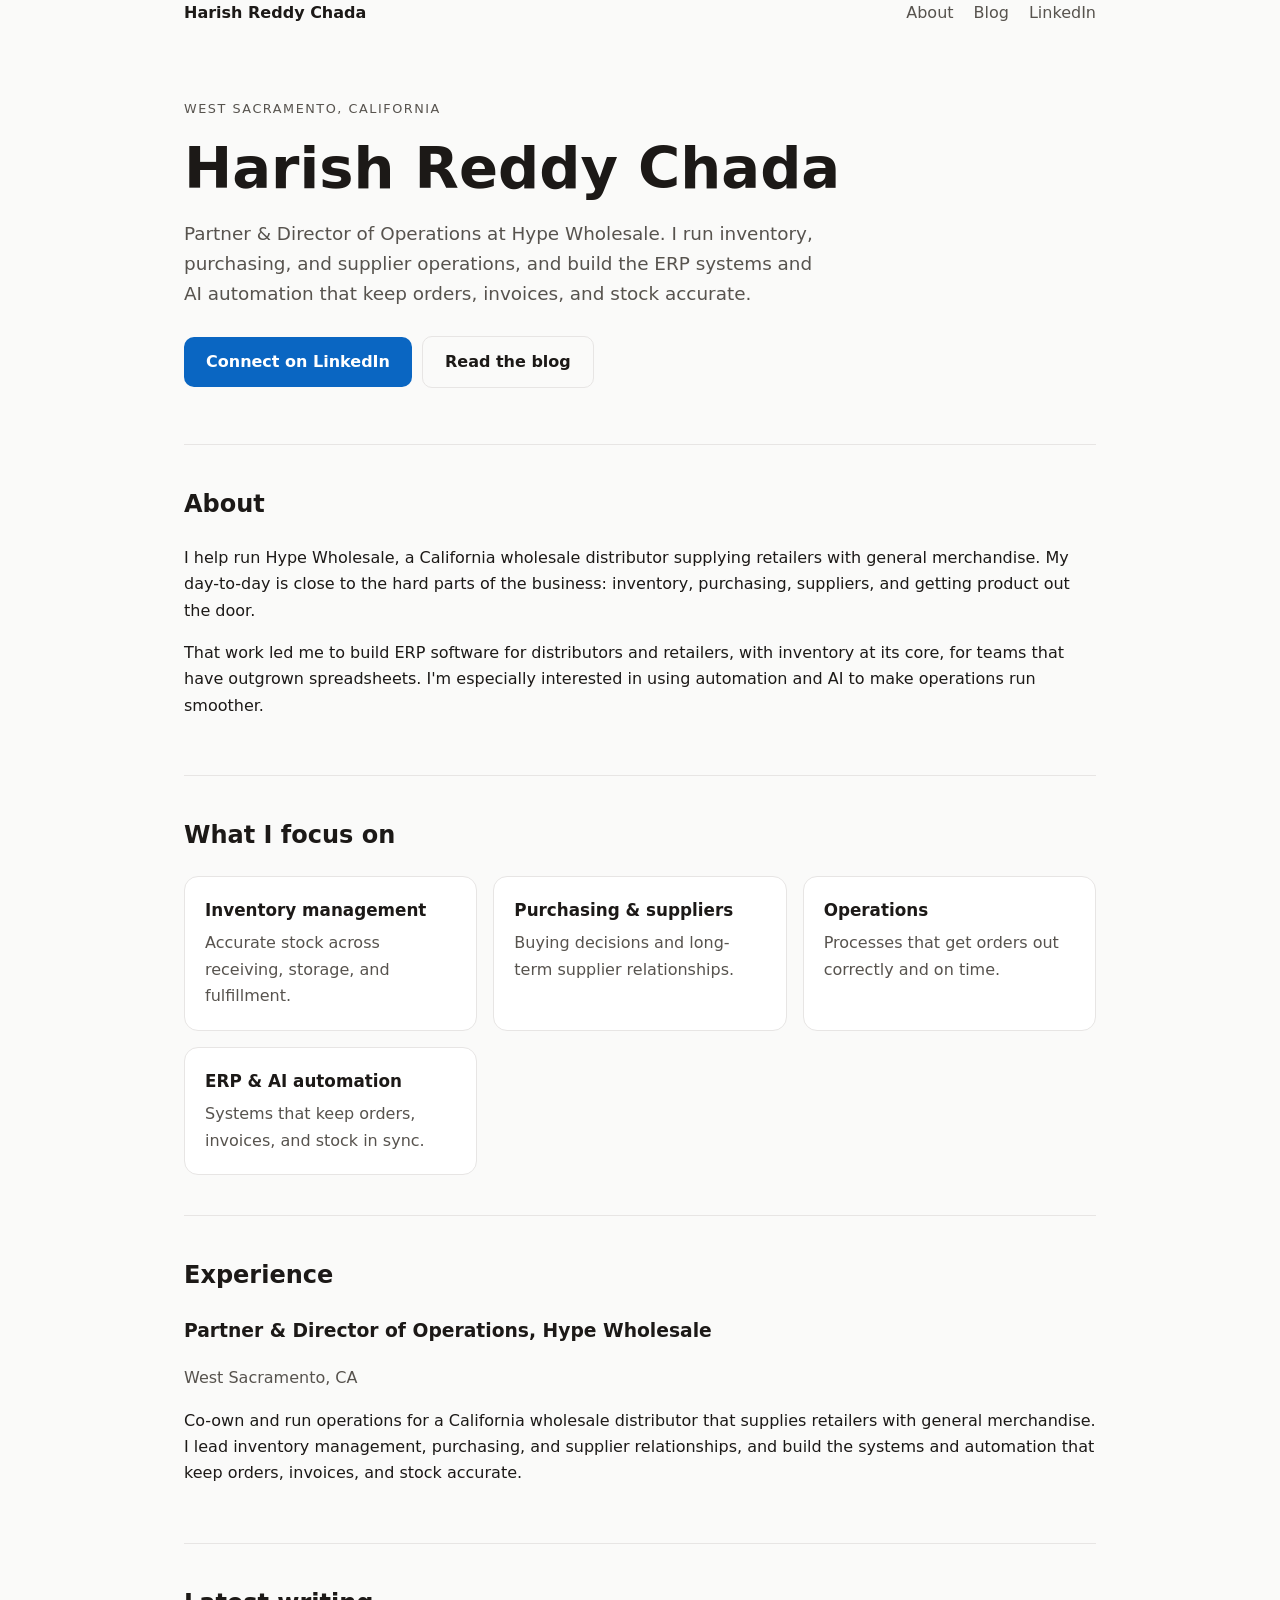
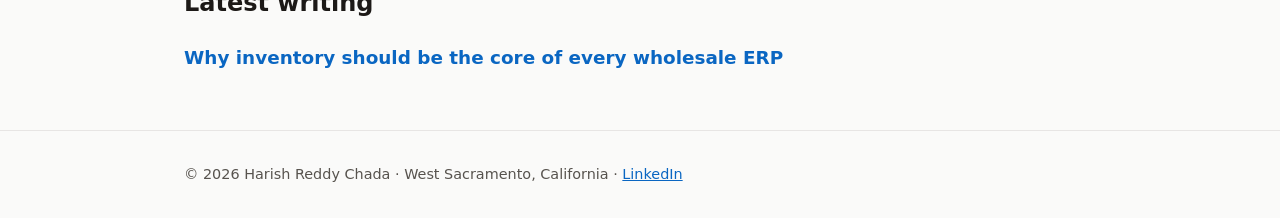
<file: index.html>
<!doctype html><html lang="en"><head><meta charset="utf-8"><meta name="viewport" content="width=device-width,initial-scale=1"><title>Harish Reddy Chada | Operations & ERP Systems</title><meta name="description" content="Partner & Director of Operations at Hype Wholesale. Inventory, purchasing, and ERP systems."><link rel="stylesheet" href="css/style.css"></head><body>
<nav class="wrap"><a class="logo" href="index.html">Harish Reddy Chada</a><div class="links"><a href="index.html#about">About</a><a href="blog/index.html">Blog</a><a href="https://www.linkedin.com/in/harish-reddy-chada-5948111a1/" target="_blank" rel="noopener">LinkedIn</a></div></nav>
<main class="wrap">
<header class="hero"><div class="eyebrow">West Sacramento, California</div><h1>Harish Reddy Chada</h1>
<p>Partner &amp; Director of Operations at Hype Wholesale. I run inventory, purchasing, and supplier operations, and build the ERP systems and AI automation that keep orders, invoices, and stock accurate.</p>
<a class="btn primary" href="https://www.linkedin.com/in/harish-reddy-chada-5948111a1/" target="_blank" rel="noopener">Connect on LinkedIn</a><a class="btn ghost" href="blog/index.html">Read the blog</a></header>
<section id="about"><h2>About</h2><p>I help run Hype Wholesale, a California wholesale distributor supplying retailers with general merchandise. My day-to-day is close to the hard parts of the business: inventory, purchasing, suppliers, and getting product out the door.</p><p>That work led me to build ERP software for distributors and retailers, with inventory at its core, for teams that have outgrown spreadsheets. I'm especially interested in using automation and AI to make operations run smoother.</p></section>
<section><h2>What I focus on</h2><div class="grid">
<div class="card"><h3>Inventory management</h3><p>Accurate stock across receiving, storage, and fulfillment.</p></div>
<div class="card"><h3>Purchasing &amp; suppliers</h3><p>Buying decisions and long-term supplier relationships.</p></div>
<div class="card"><h3>Operations</h3><p>Processes that get orders out correctly and on time.</p></div>
<div class="card"><h3>ERP &amp; AI automation</h3><p>Systems that keep orders, invoices, and stock in sync.</p></div></div></section>
<section class="role"><h2>Experience</h2><h3>Partner &amp; Director of Operations, Hype Wholesale</h3><div class="meta">West Sacramento, CA</div><p>Co-own and run operations for a California wholesale distributor that supplies retailers with general merchandise. I lead inventory management, purchasing, and supplier relationships, and build the systems and automation that keep orders, invoices, and stock accurate.</p></section>
<section><h2>Latest writing</h2><p class="post-list"><a href="blog/posts/inventory-core-of-wholesale-erp.html">Why inventory should be the core of every wholesale ERP</a></p></section>
</main>
<footer><div class="wrap">© 2026 Harish Reddy Chada · West Sacramento, California · <a href="https://www.linkedin.com/in/harish-reddy-chada-5948111a1/" target="_blank" rel="noopener">LinkedIn</a></div></footer>
</body></html>
</file>
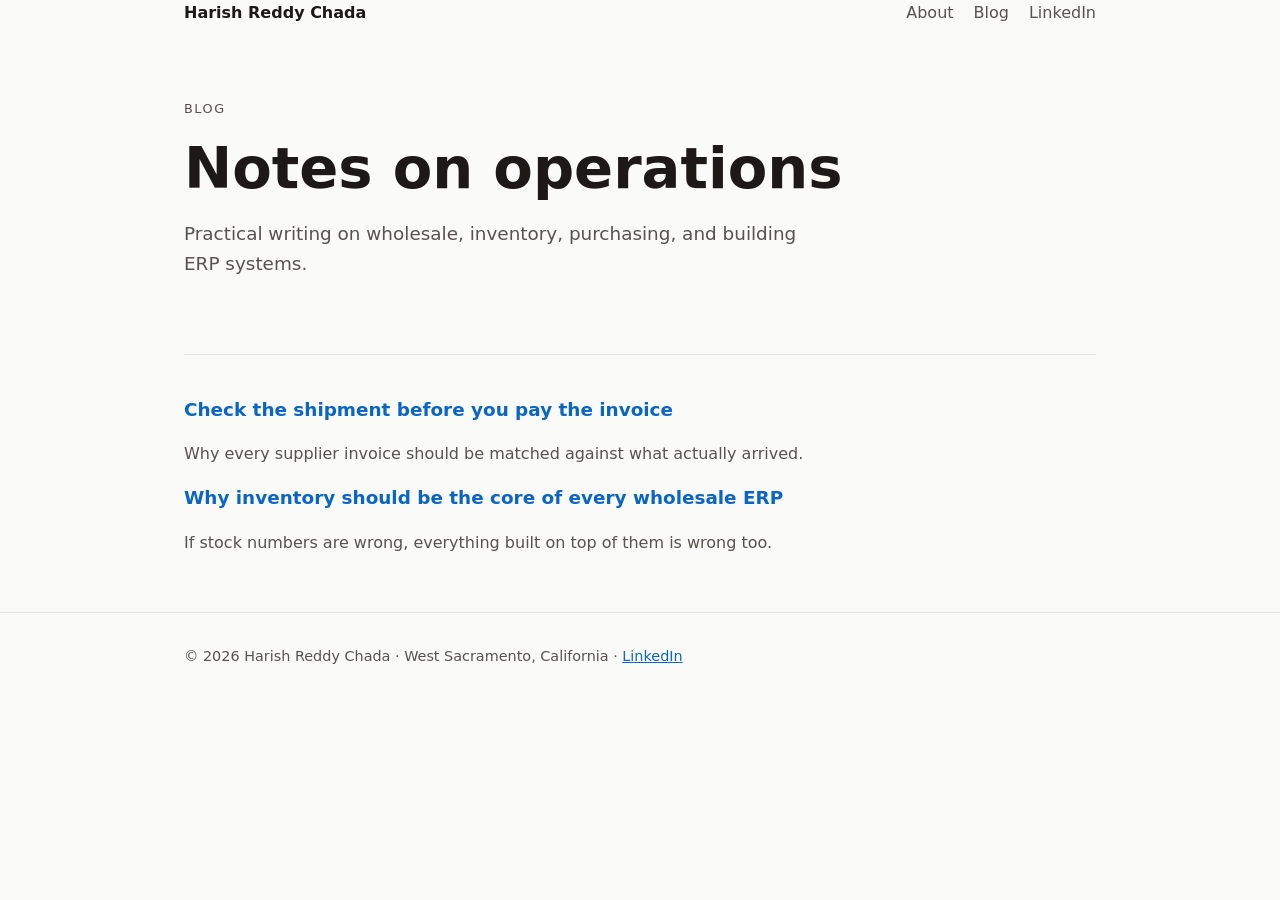
<file: blog/index.html>
<!doctype html><html lang="en"><head><meta charset="utf-8"><meta name="viewport" content="width=device-width,initial-scale=1"><title>Blog | Harish Reddy Chada</title><meta name="description" content="Notes on wholesale operations, inventory, and ERP systems."><link rel="stylesheet" href="../css/style.css"></head><body>
<nav class="wrap"><a class="logo" href="../index.html">Harish Reddy Chada</a><div class="links"><a href="../index.html#about">About</a><a href="../blog/index.html">Blog</a><a href="https://www.linkedin.com/in/harish-reddy-chada-5948111a1/" target="_blank" rel="noopener">LinkedIn</a></div></nav>
<main class="wrap"><header class="hero"><div class="eyebrow">Blog</div><h1>Notes on operations</h1><p>Practical writing on wholesale, inventory, purchasing, and building ERP systems.</p></header>
<section class="post-list"><a href="posts/check-shipment-before-paying-invoice.html">Check the shipment before you pay the invoice</a><p style="color:var(--muted)">Why every supplier invoice should be matched against what actually arrived.</p><a href="posts/inventory-core-of-wholesale-erp.html">Why inventory should be the core of every wholesale ERP</a><p style="color:var(--muted)">If stock numbers are wrong, everything built on top of them is wrong too.</p></section></main>
<footer><div class="wrap">© 2026 Harish Reddy Chada · West Sacramento, California · <a href="https://www.linkedin.com/in/harish-reddy-chada-5948111a1/" target="_blank" rel="noopener">LinkedIn</a></div></footer>
</body></html>
</file>
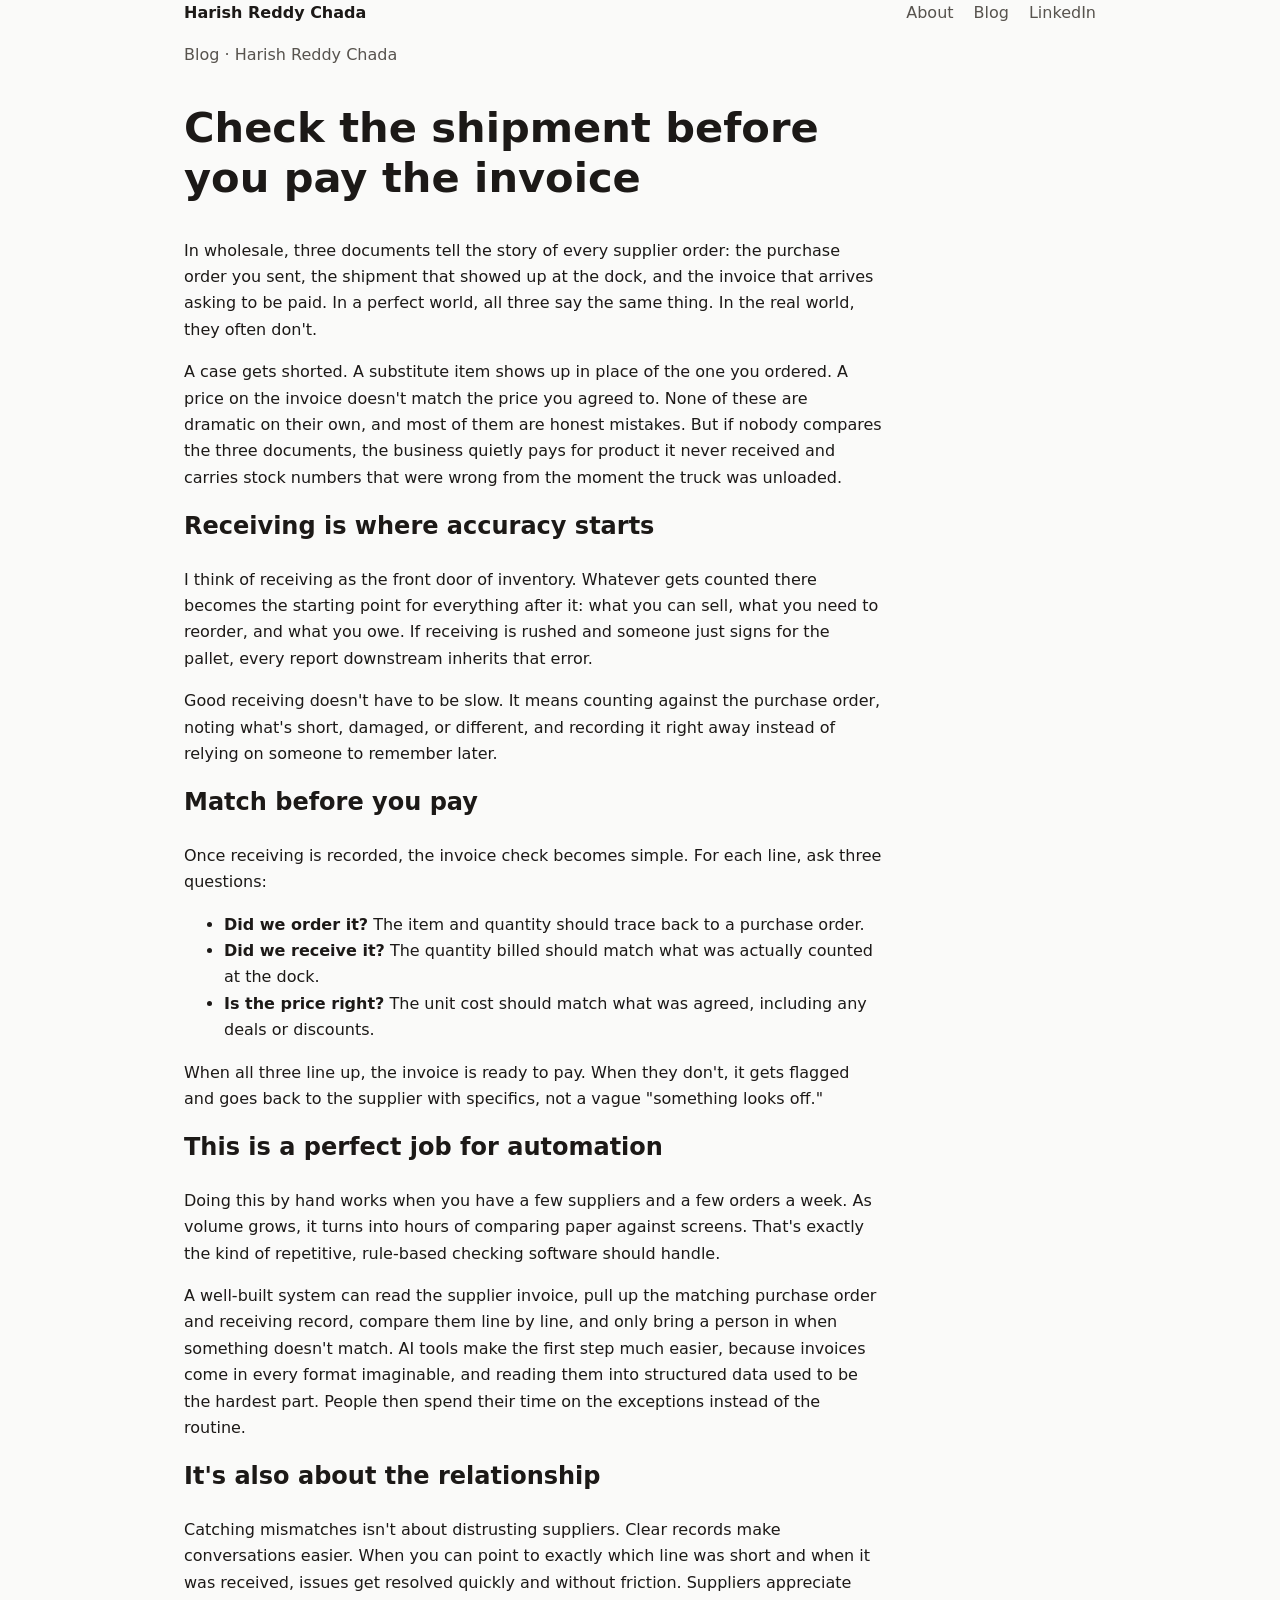
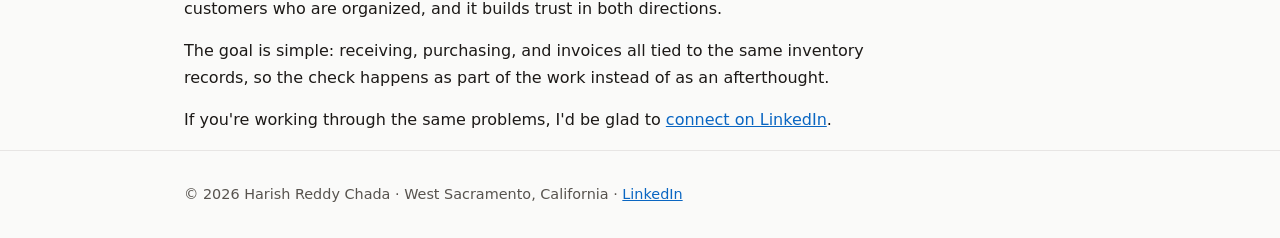
<file: blog/posts/check-shipment-before-paying-invoice.html>
<!doctype html><html lang="en"><head><meta charset="utf-8"><meta name="viewport" content="width=device-width,initial-scale=1"><title>Check the shipment before you pay the invoice | Harish Reddy Chada</title><meta name="description" content="Why wholesale distributors should match every supplier invoice against what actually arrived."><link rel="stylesheet" href="../../css/style.css"></head><body>
<nav class="wrap"><a class="logo" href="../../index.html">Harish Reddy Chada</a><div class="links"><a href="../../index.html#about">About</a><a href="../../blog/index.html">Blog</a><a href="https://www.linkedin.com/in/harish-reddy-chada-5948111a1/" target="_blank" rel="noopener">LinkedIn</a></div></nav>
<main class="wrap"><article><p style="color:var(--muted)">Blog · Harish Reddy Chada</p><h1>Check the shipment before you pay the invoice</h1>
<p>In wholesale, three documents tell the story of every supplier order: the purchase order you sent, the shipment that showed up at the dock, and the invoice that arrives asking to be paid. In a perfect world, all three say the same thing. In the real world, they often don't.</p>
<p>A case gets shorted. A substitute item shows up in place of the one you ordered. A price on the invoice doesn't match the price you agreed to. None of these are dramatic on their own, and most of them are honest mistakes. But if nobody compares the three documents, the business quietly pays for product it never received and carries stock numbers that were wrong from the moment the truck was unloaded.</p>
<h2>Receiving is where accuracy starts</h2>
<p>I think of receiving as the front door of inventory. Whatever gets counted there becomes the starting point for everything after it: what you can sell, what you need to reorder, and what you owe. If receiving is rushed and someone just signs for the pallet, every report downstream inherits that error.</p>
<p>Good receiving doesn't have to be slow. It means counting against the purchase order, noting what's short, damaged, or different, and recording it right away instead of relying on someone to remember later.</p>
<h2>Match before you pay</h2>
<p>Once receiving is recorded, the invoice check becomes simple. For each line, ask three questions:</p>
<ul><li><strong>Did we order it?</strong> The item and quantity should trace back to a purchase order.</li>
<li><strong>Did we receive it?</strong> The quantity billed should match what was actually counted at the dock.</li>
<li><strong>Is the price right?</strong> The unit cost should match what was agreed, including any deals or discounts.</li></ul>
<p>When all three line up, the invoice is ready to pay. When they don't, it gets flagged and goes back to the supplier with specifics, not a vague "something looks off."</p>
<h2>This is a perfect job for automation</h2>
<p>Doing this by hand works when you have a few suppliers and a few orders a week. As volume grows, it turns into hours of comparing paper against screens. That's exactly the kind of repetitive, rule-based checking software should handle.</p>
<p>A well-built system can read the supplier invoice, pull up the matching purchase order and receiving record, compare them line by line, and only bring a person in when something doesn't match. AI tools make the first step much easier, because invoices come in every format imaginable, and reading them into structured data used to be the hardest part. People then spend their time on the exceptions instead of the routine.</p>
<h2>It's also about the relationship</h2>
<p>Catching mismatches isn't about distrusting suppliers. Clear records make conversations easier. When you can point to exactly which line was short and when it was received, issues get resolved quickly and without friction. Suppliers appreciate customers who are organized, and it builds trust in both directions.</p>
<p>The goal is simple: receiving, purchasing, and invoices all tied to the same inventory records, so the check happens as part of the work instead of as an afterthought.</p>
<p>If you're working through the same problems, I'd be glad to <a href="https://www.linkedin.com/in/harish-reddy-chada-5948111a1/" target="_blank" rel="noopener">connect on LinkedIn</a>.</p>
</article></main>
<footer><div class="wrap">© 2026 Harish Reddy Chada · West Sacramento, California · <a href="https://www.linkedin.com/in/harish-reddy-chada-5948111a1/" target="_blank" rel="noopener">LinkedIn</a></div></footer>
</body></html>
</file>
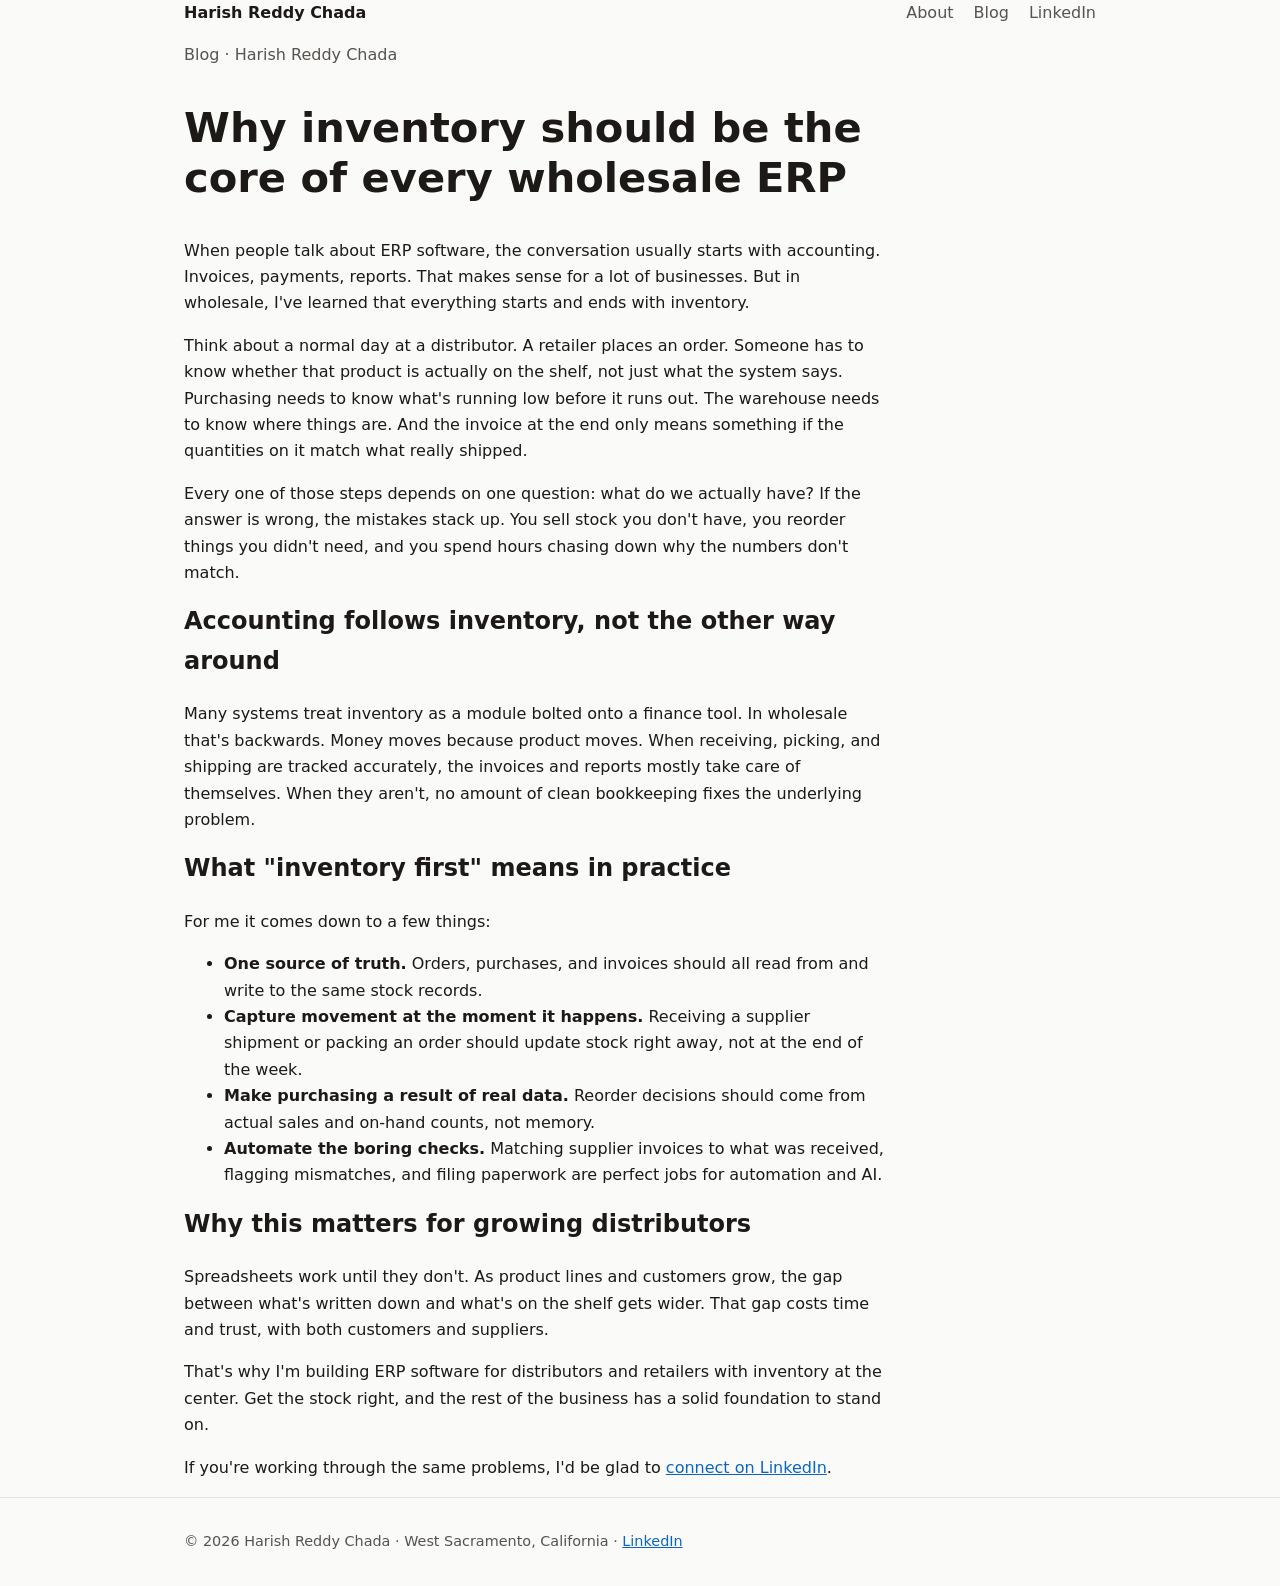
<file: blog/posts/inventory-core-of-wholesale-erp.html>
<!doctype html><html lang="en"><head><meta charset="utf-8"><meta name="viewport" content="width=device-width,initial-scale=1"><title>Why inventory should be the core of every wholesale ERP | Harish Reddy Chada</title><meta name="description" content="Why inventory belongs at the center of a wholesale ERP."><link rel="stylesheet" href="../../css/style.css"></head><body>
<nav class="wrap"><a class="logo" href="../../index.html">Harish Reddy Chada</a><div class="links"><a href="../../index.html#about">About</a><a href="../../blog/index.html">Blog</a><a href="https://www.linkedin.com/in/harish-reddy-chada-5948111a1/" target="_blank" rel="noopener">LinkedIn</a></div></nav>
<main class="wrap"><article><p style="color:var(--muted)">Blog · Harish Reddy Chada</p><h1>Why inventory should be the core of every wholesale ERP</h1>
<p>When people talk about ERP software, the conversation usually starts with accounting. Invoices, payments, reports. That makes sense for a lot of businesses. But in wholesale, I've learned that everything starts and ends with inventory.</p>
<p>Think about a normal day at a distributor. A retailer places an order. Someone has to know whether that product is actually on the shelf, not just what the system says. Purchasing needs to know what's running low before it runs out. The warehouse needs to know where things are. And the invoice at the end only means something if the quantities on it match what really shipped.</p>
<p>Every one of those steps depends on one question: what do we actually have? If the answer is wrong, the mistakes stack up. You sell stock you don't have, you reorder things you didn't need, and you spend hours chasing down why the numbers don't match.</p>
<h2>Accounting follows inventory, not the other way around</h2>
<p>Many systems treat inventory as a module bolted onto a finance tool. In wholesale that's backwards. Money moves because product moves. When receiving, picking, and shipping are tracked accurately, the invoices and reports mostly take care of themselves. When they aren't, no amount of clean bookkeeping fixes the underlying problem.</p>
<h2>What "inventory first" means in practice</h2>
<p>For me it comes down to a few things:</p>
<ul><li><strong>One source of truth.</strong> Orders, purchases, and invoices should all read from and write to the same stock records.</li>
<li><strong>Capture movement at the moment it happens.</strong> Receiving a supplier shipment or packing an order should update stock right away, not at the end of the week.</li>
<li><strong>Make purchasing a result of real data.</strong> Reorder decisions should come from actual sales and on-hand counts, not memory.</li>
<li><strong>Automate the boring checks.</strong> Matching supplier invoices to what was received, flagging mismatches, and filing paperwork are perfect jobs for automation and AI.</li></ul>
<h2>Why this matters for growing distributors</h2>
<p>Spreadsheets work until they don't. As product lines and customers grow, the gap between what's written down and what's on the shelf gets wider. That gap costs time and trust, with both customers and suppliers.</p>
<p>That's why I'm building ERP software for distributors and retailers with inventory at the center. Get the stock right, and the rest of the business has a solid foundation to stand on.</p>
<p>If you're working through the same problems, I'd be glad to <a href="https://www.linkedin.com/in/harish-reddy-chada-5948111a1/" target="_blank" rel="noopener">connect on LinkedIn</a>.</p>
</article></main>
<footer><div class="wrap">© 2026 Harish Reddy Chada · West Sacramento, California · <a href="https://www.linkedin.com/in/harish-reddy-chada-5948111a1/" target="_blank" rel="noopener">LinkedIn</a></div></footer>
</body></html>
</file>
<file: css/style.css>
:root{--bg:#fafaf9;--fg:#1c1917;--muted:#57534e;--card:#fff;--line:#e7e5e4;--accent:#0a66c2}
@media(prefers-color-scheme:dark){:root{--bg:#0f0f10;--fg:#f5f5f4;--muted:#a8a29e;--card:#18181b;--line:#27272a;--accent:#4c9bf0}}
*{box-sizing:border-box}body{margin:0;font-family:Inter,system-ui,-apple-system,Segoe UI,Roboto,sans-serif;background:var(--bg);color:var(--fg);line-height:1.65}
a{color:var(--accent)}.wrap{max-width:960px;margin:0 auto;padding:0 24px}
nav{display:flex;justify-content:space-between;align-items:center;padding:22px 0}nav .logo{font-weight:700;text-decoration:none;color:var(--fg)}nav .links a{margin-left:20px;color:var(--muted);text-decoration:none}nav .links a:hover{color:var(--fg)}
.hero{padding:72px 0 56px}.hero .eyebrow{color:var(--muted);text-transform:uppercase;letter-spacing:.12em;font-size:.8rem}
.hero h1{font-size:clamp(2.2rem,6vw,3.6rem);line-height:1.1;margin:.3em 0}.hero p{font-size:1.15rem;color:var(--muted);max-width:640px}
.btn{display:inline-block;padding:12px 22px;border-radius:10px;font-weight:600;text-decoration:none;margin:8px 10px 0 0}.btn.primary{background:var(--accent);color:#fff}.btn.ghost{border:1px solid var(--line);color:var(--fg)}
section{padding:40px 0;border-top:1px solid var(--line)}h2{font-size:1.5rem;margin-top:0}
.grid{display:grid;grid-template-columns:repeat(auto-fit,minmax(220px,1fr));gap:16px}.card{background:var(--card);border:1px solid var(--line);border-radius:14px;padding:20px}.card h3{margin:0 0 6px;font-size:1.05rem}.card p{margin:0;color:var(--muted)}
.role .meta{color:var(--muted)}footer{padding:32px 0;color:var(--muted);font-size:.9rem;border-top:1px solid var(--line)}
article{max-width:700px}article h1{font-size:clamp(1.8rem,5vw,2.6rem);line-height:1.2}.post-list a{font-weight:600;font-size:1.15rem;text-decoration:none}
@media(max-width:560px){nav .links a{margin-left:12px}.hero{padding:40px 0 32px}}
</file>
